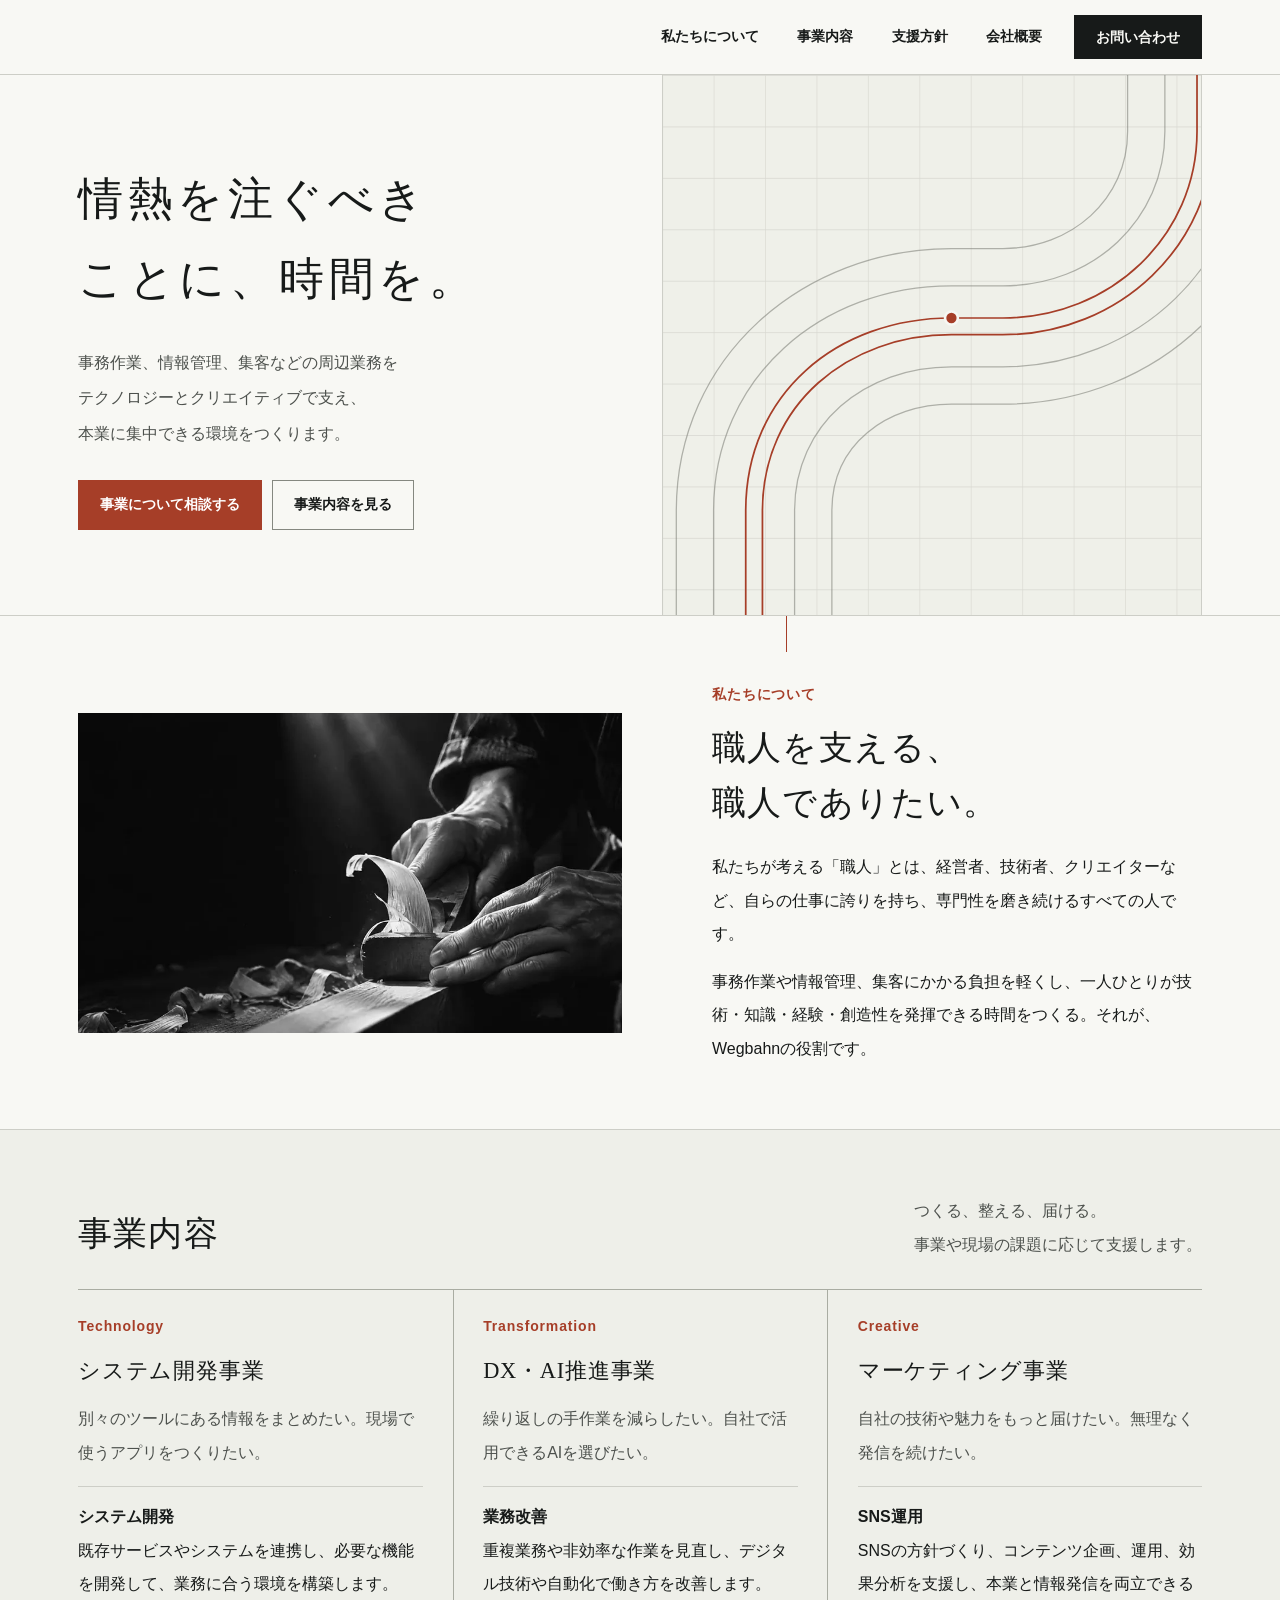
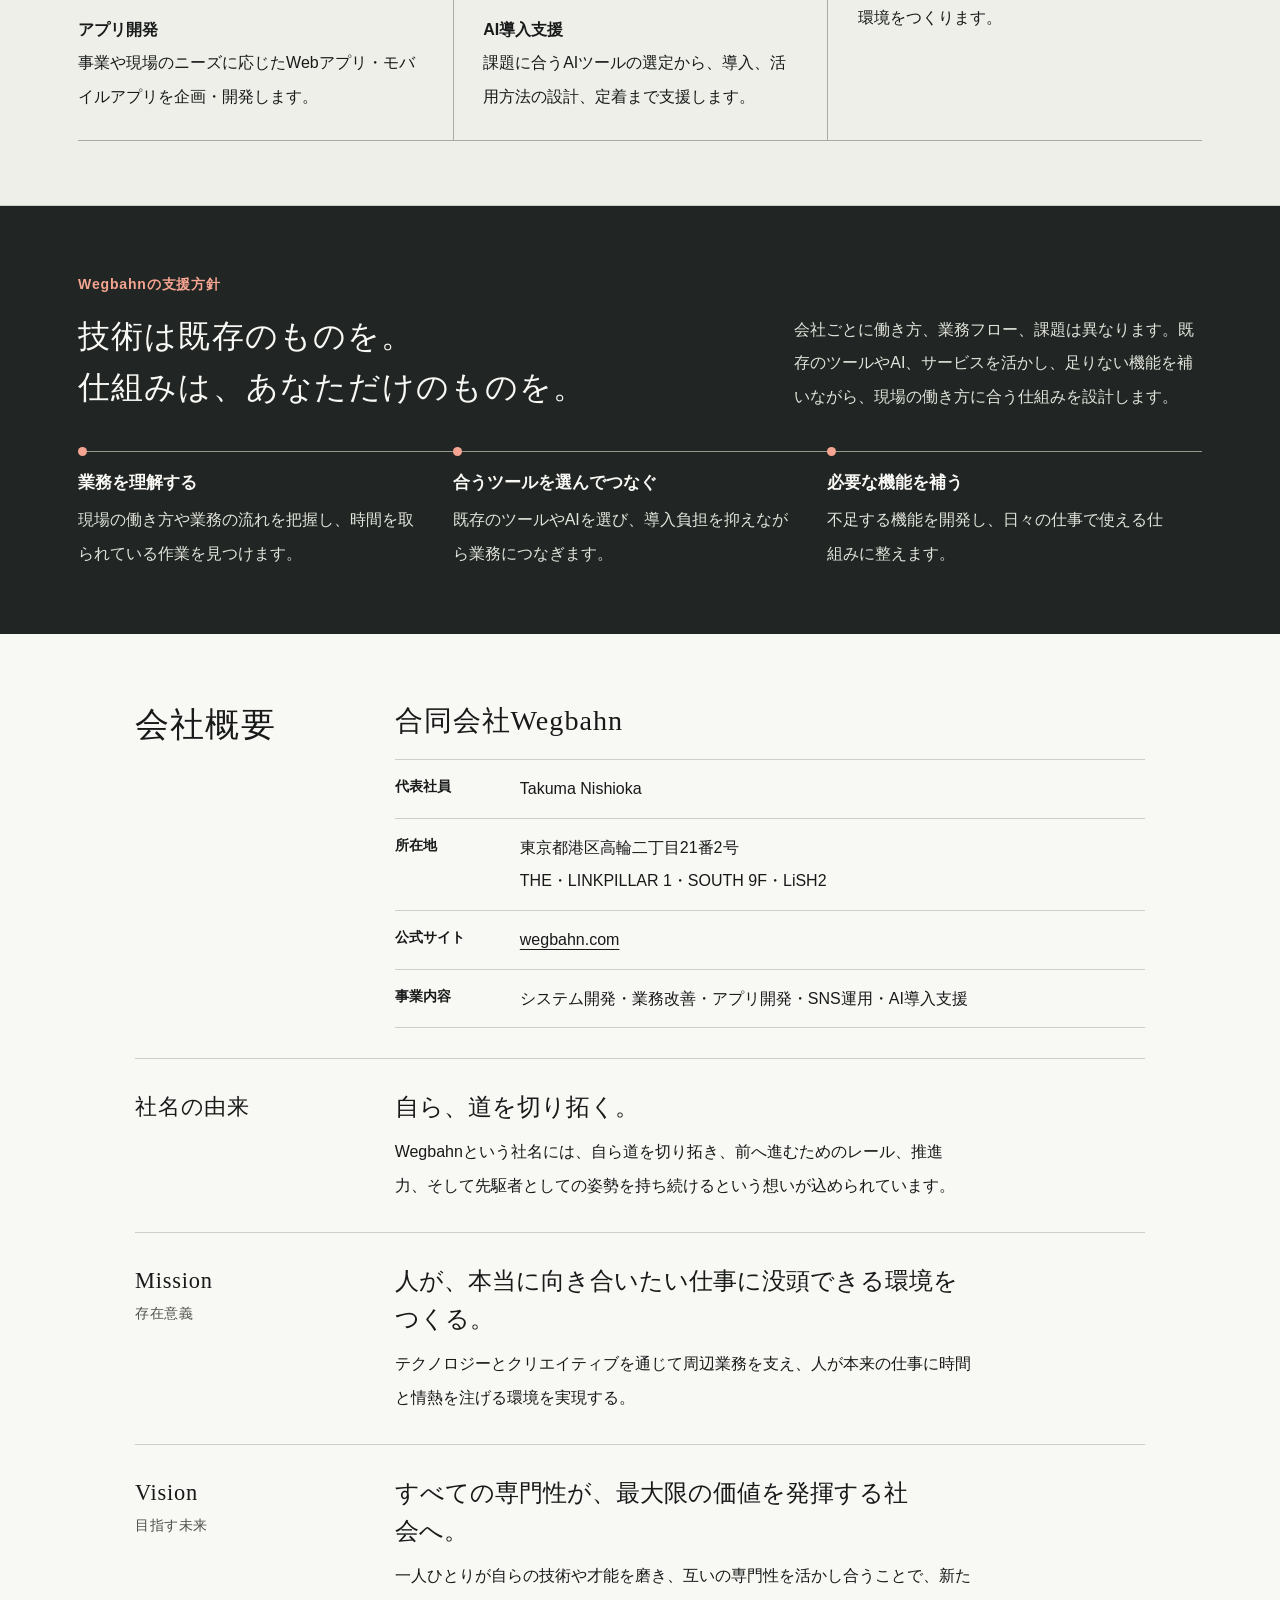
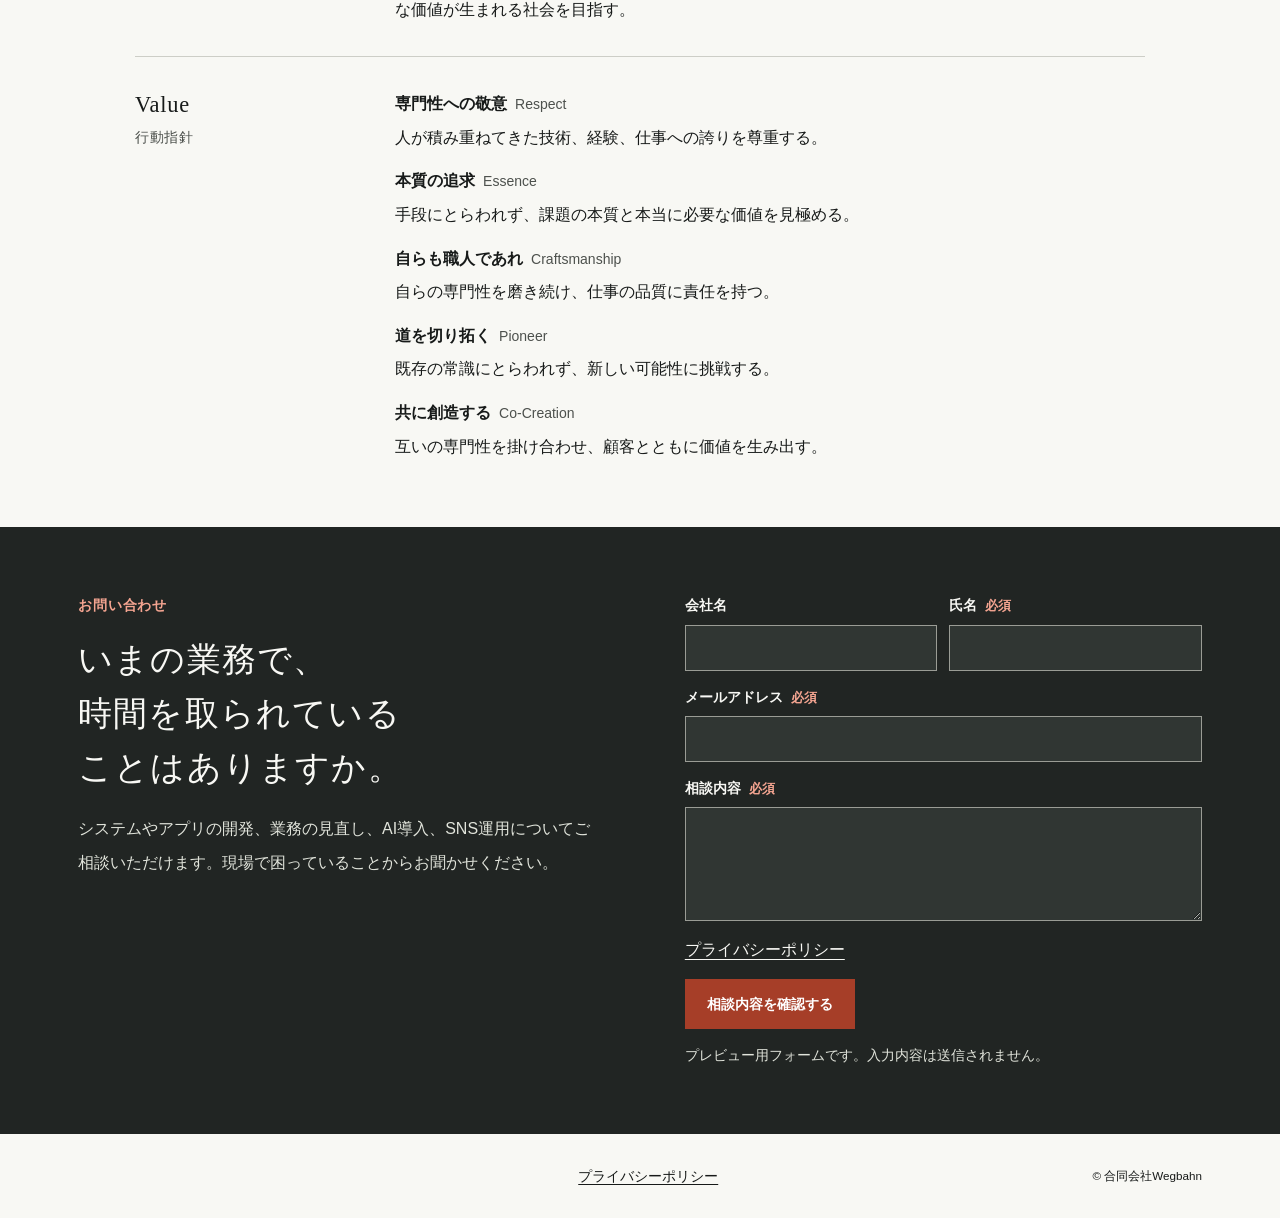
<file: index.html>
<!doctype html>
<html lang="ja">
<head>
<meta charset="utf-8">
<meta name="viewport" content="width=device-width, initial-scale=1">
<meta name="robots" content="noindex,nofollow">
<meta name="description" content="合同会社Wegbahnは、テクノロジーとクリエイティブで周辺業務を支え、本業に集中できる環境をつくります。">
<title>合同会社Wegbahn｜情熱を注ぐべきことに、時間を。</title>
<link rel="stylesheet" href="style.css">
</head>
<body id="top">
<a class="skip" href="#main">本文へ移動</a>
<header class="header">
  <div class="wrap header-inner">
    <a class="logo" href="#top" aria-label="Wegbahn トップ"><img src="" data-brand-asset="logo" alt="Wegbahn" width="320" height="144"></a>
    <nav class="nav" aria-label="メインナビゲーション">
      <a href="#about">私たちについて</a><a href="#business">事業内容</a><a href="#approach">支援方針</a><a href="#company">会社概要</a>
    </nav>
    <a class="button header-cta" href="#contact">お問い合わせ</a>
    <details class="menu"><summary>メニュー</summary><nav aria-label="モバイルナビゲーション"><a href="#about">私たちについて</a><a href="#business">事業内容</a><a href="#approach">支援方針</a><a href="#company">会社概要</a></nav></details>
  </div>
</header>
<main id="main">
  <section class="hero" aria-labelledby="hero-title">
    <div class="wrap hero-inner">
      <div class="hero-copy">
        <h1 id="hero-title">情熱を注ぐべき<br>ことに、時間を。</h1>
        <p>事務作業、情報管理、集客などの周辺業務を<br class="desktop">テクノロジーとクリエイティブで支え、<br class="desktop">本業に集中できる環境をつくります。</p>
        <div class="actions"><a href="#contact" class="button primary">事業について相談する</a><a href="#business" class="button outline">事業内容を見る</a></div>
      </div>
      <figure class="hero-graphic">
        <svg class="rails" viewBox="0 0 580 420" preserveAspectRatio="xMidYMid slice" aria-hidden="true">
          <defs>
            <pattern id="grid" width="40" height="40" patternUnits="userSpaceOnUse"><path d="M40 0H0V40" fill="none" stroke="#d8d8d1" stroke-width="1"/></pattern>
          </defs>
          <path fill="url(#grid)" d="M0 0h580v420H0z"/>
          <g fill="none" stroke="#a63e28" stroke-width="1.35">
            <path d="M145 420v-81c0-91 71-150 160-150h40c84 0 151-64 151-145V0"/>
            <path d="M158 420v-81c0-83 67-137 147-137h40c91 0 164-70 164-158V0"/>
          </g>
          <g fill="none" stroke="#797b73" stroke-width="1" opacity=".55">
            <path d="M120 420v-81c0-104 84-175 185-175h40c70 0 126-51 126-120V0"/>
            <path d="M183 420v-81c0-68 55-112 122-112h40c105 0 189-80 189-183V0"/>
            <path d="M91 420v-81c0-120 99-204 214-204h40c53 0 97-38 97-91V0"/>
            <path d="M212 420v-81c0-52 43-83 93-83h40c121 0 218-92 218-212V0"/>
          </g>
          <circle cx="305" cy="189" r="5" fill="#a63e28" stroke="#f7f7f3" stroke-width="2"/>
        </svg>
        <img class="hero-photo" src="" data-brand-asset="opening" width="1280" height="720" alt="谷を通る線路が遠くの光へ続く、現行サイトのモノクロビジュアル">
      </figure>
    </div>
  </section>

  <section class="about wrap section" id="about">
    <figure class="craft"><img src="" data-brand-asset="craft" width="960" height="540" alt="手で鉋を引き、木材の表面を整える職人" loading="lazy"></figure>
    <div class="about-copy">
      <p class="label">私たちについて</p>
      <h2>職人を支える、<br>職人でありたい。</h2>
      <p>私たちが考える「職人」とは、経営者、技術者、クリエイターなど、自らの仕事に誇りを持ち、専門性を磨き続けるすべての人です。</p>
      <p>事務作業や情報管理、集客にかかる負担を軽くし、一人ひとりが技術・知識・経験・創造性を発揮できる時間をつくる。それが、Wegbahnの役割です。</p>
    </div>
  </section>

  <section id="business" class="business section">
    <div class="wrap">
      <div class="section-head"><h2>事業内容</h2><p>つくる、整える、届ける。<br>事業や現場の課題に応じて支援します。</p></div>
      <div class="services">
        <article>
          <p class="label">Technology</p><h3>システム開発事業</h3>
          <p class="service-question">別々のツールにある情報をまとめたい。現場で使うアプリをつくりたい。</p>
          <dl><dt>システム開発</dt><dd>既存サービスやシステムを連携し、必要な機能を開発して、業務に合う環境を構築します。</dd><dt>アプリ開発</dt><dd>事業や現場のニーズに応じたWebアプリ・モバイルアプリを企画・開発します。</dd></dl>
        </article>
        <article>
          <p class="label">Transformation</p><h3>DX・AI推進事業</h3>
          <p class="service-question">繰り返しの手作業を減らしたい。自社で活用できるAIを選びたい。</p>
          <dl><dt>業務改善</dt><dd>重複業務や非効率な作業を見直し、デジタル技術や自動化で働き方を改善します。</dd><dt>AI導入支援</dt><dd>課題に合うAIツールの選定から、導入、活用方法の設計、定着まで支援します。</dd></dl>
        </article>
        <article>
          <p class="label">Creative</p><h3>マーケティング事業</h3>
          <p class="service-question">自社の技術や魅力をもっと届けたい。無理なく発信を続けたい。</p>
          <dl><dt>SNS運用</dt><dd>SNSの方針づくり、コンテンツ企画、運用、効果分析を支援し、本業と情報発信を両立できる環境をつくります。</dd></dl>
        </article>
      </div>
    </div>
  </section>

  <section id="approach" class="approach section">
    <div class="wrap">
      <div class="approach-head">
        <div><p class="label">Wegbahnの支援方針</p><h2>技術は既存のものを。<br>仕組みは、あなただけのものを。</h2></div>
        <p>会社ごとに働き方、業務フロー、課題は異なります。既存のツールやAI、サービスを活かし、足りない機能を補いながら、現場の働き方に合う仕組みを設計します。</p>
      </div>
      <ol class="process" aria-label="支援の流れ">
        <li><h3>業務を理解する</h3><p>現場の働き方や業務の流れを把握し、時間を取られている作業を見つけます。</p></li>
        <li><h3>合うツールを選んでつなぐ</h3><p>既存のツールやAIを選び、導入負担を抑えながら業務につなぎます。</p></li>
        <li><h3>必要な機能を補う</h3><p>不足する機能を開発し、日々の仕事で使える仕組みに整えます。</p></li>
      </ol>
    </div>
  </section>

  <section id="company" class="section company wrap" aria-labelledby="company-title">
    <div class="company-row">
      <h2 id="company-title">会社概要</h2>
      <div>
        <h3 class="company-name">合同会社Wegbahn</h3>
        <dl class="company-details">
          <div><dt>代表社員</dt><dd>Takuma Nishioka</dd></div>
          <div><dt>所在地</dt><dd>東京都港区高輪二丁目21番2号<br>THE・LINKPILLAR 1・SOUTH 9F・LiSH2</dd></div>
          <div><dt>公式サイト</dt><dd><a href="https://wegbahn.com/">wegbahn.com</a></dd></div>
          <div><dt>事業内容</dt><dd>システム開発・業務改善・アプリ開発・SNS運用・AI導入支援</dd></div>
        </dl>
      </div>
    </div>
    <section class="company-row" aria-labelledby="name-title">
      <h3 id="name-title" class="company-label">社名の由来</h3>
      <div class="belief">
        <p class="company-statement">自ら、道を切り拓く。</p>
        <p>Wegbahnという社名には、自ら道を切り拓き、前へ進むためのレール、推進力、そして先駆者としての姿勢を持ち続けるという想いが込められています。</p>
      </div>
    </section>
    <section class="company-row" aria-labelledby="mission-title">
      <h3 id="mission-title" class="company-label">Mission<span>存在意義</span></h3>
      <div class="belief">
        <p class="company-statement">人が、本当に向き合いたい仕事に没頭できる環境をつくる。</p>
        <p>テクノロジーとクリエイティブを通じて周辺業務を支え、人が本来の仕事に時間と情熱を注げる環境を実現する。</p>
      </div>
    </section>
    <section class="company-row" aria-labelledby="vision-title">
      <h3 id="vision-title" class="company-label">Vision<span>目指す未来</span></h3>
      <div class="belief">
        <p class="company-statement">すべての専門性が、最大限の価値を発揮する社会へ。</p>
        <p>一人ひとりが自らの技術や才能を磨き、互いの専門性を活かし合うことで、新たな価値が生まれる社会を目指す。</p>
      </div>
    </section>
    <section class="company-row" aria-labelledby="value-title">
      <h3 id="value-title" class="company-label">Value<span>行動指針</span></h3>
      <dl class="values">
          <dt>専門性への敬意 <span>Respect</span></dt><dd>人が積み重ねてきた技術、経験、仕事への誇りを尊重する。</dd>
          <dt>本質の追求 <span>Essence</span></dt><dd>手段にとらわれず、課題の本質と本当に必要な価値を見極める。</dd>
          <dt>自らも職人であれ <span>Craftsmanship</span></dt><dd>自らの専門性を磨き続け、仕事の品質に責任を持つ。</dd>
          <dt>道を切り拓く <span>Pioneer</span></dt><dd>既存の常識にとらわれず、新しい可能性に挑戦する。</dd>
          <dt>共に創造する <span>Co-Creation</span></dt><dd>互いの専門性を掛け合わせ、顧客とともに価値を生み出す。</dd>
        </dl>
    </section>
  </section>

  <section id="contact" class="contact section">
    <div class="wrap contact-grid">
      <div><p class="label">お問い合わせ</p><h2>いまの業務で、<br>時間を取られている<br class="desktop">ことはありますか。</h2><p>システムやアプリの開発、業務の見直し、AI導入、SNS運用についてご相談いただけます。現場で困っていることからお聞かせください。</p></div>
      <form id="contact-form">
        <div class="fields">
          <label>会社名<input name="company" autocomplete="organization"></label>
          <label>氏名 <span>必須</span><input name="name" autocomplete="name" required></label>
        </div>
        <label>メールアドレス <span>必須</span><input name="email" type="email" autocomplete="email" required></label>
        <label>相談内容 <span>必須</span><textarea name="message" rows="4" required></textarea></label>
        <a href="privacy.html">プライバシーポリシー</a>
        <button type="submit" class="button primary">相談内容を確認する</button>
        <p class="form-note" id="form-note" role="status">プレビュー用フォームです。入力内容は送信されません。</p>
      </form>
    </div>
  </section>
</main>
<footer><div class="wrap footer-inner"><a class="logo" href="#top" aria-label="Wegbahn トップ"><img src="" data-brand-asset="logo" width="320" height="144" alt="Wegbahn"></a><a href="privacy.html">プライバシーポリシー</a><small>© 合同会社Wegbahn</small></div></footer>
<script>
  if (new URLSearchParams(location.search).get('hero') === 'photo') document.body.dataset.hero = 'photo';
  if (new URLSearchParams(location.search).get('view') === 'hero') document.body.dataset.view = 'hero';
  const menu = document.querySelector('.menu');
  menu.querySelectorAll('a').forEach(link => link.addEventListener('click', () => { menu.open = false; }));
  document.querySelector('#contact-form').addEventListener('submit', event => {
    event.preventDefault();
    document.querySelector('#form-note').textContent = '必須項目の入力を確認しました。プレビューのため送信は行われません。';
  });
</script>
<script src="assets.js"></script>
</body>
</html>
</file>
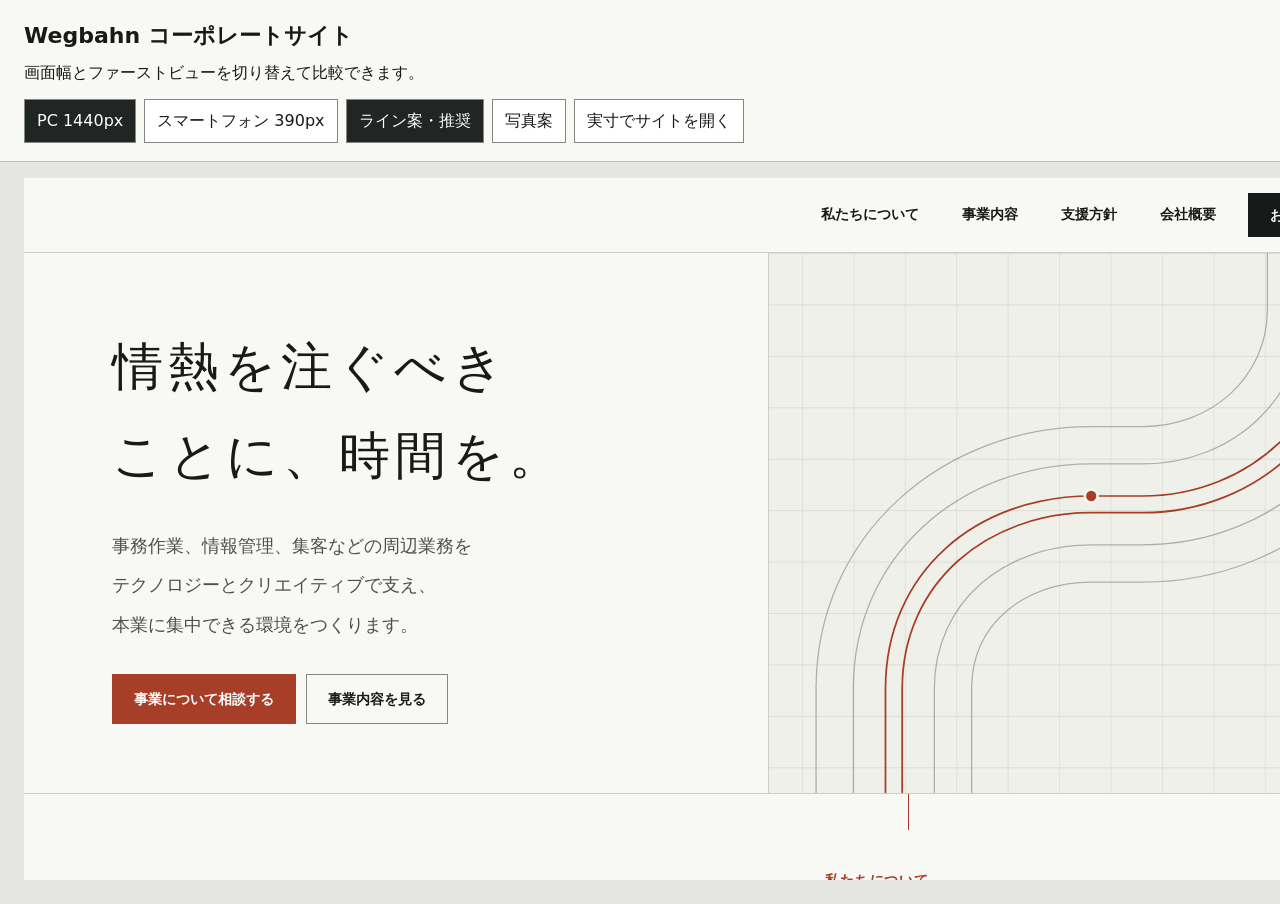
<file: preview.html>
<!doctype html>
<html lang="ja">
<head>
<meta charset="utf-8">
<meta name="viewport" content="width=device-width, initial-scale=1">
<meta name="robots" content="noindex,nofollow">
<title>Wegbahn｜デザインプレビュー</title>
<style>
*{box-sizing:border-box}
body{margin:0;background:#e5e6e1;color:#171a19;font:16px/1.65 system-ui,sans-serif}
header{padding:18px 24px;background:#f8f8f4;border-bottom:1px solid #bfc1b7}
h1{font-size:22px;margin:0 0 6px}
p{margin:0 0 12px}
nav{display:flex;flex-wrap:wrap;gap:8px}
button,a{font:inherit;padding:8px 12px;min-height:44px;background:#fff;color:inherit;border:1px solid #858880;text-decoration:none;cursor:pointer}
button[aria-pressed=true]{background:#212523;color:white}
main{padding:16px 24px 24px;overflow:auto}
iframe{display:block;height:78vh;background:#f8f8f4;border:0;margin:auto}
</style>
</head>
<body>
<header>
<h1>Wegbahn コーポレートサイト</h1>
<p>画面幅とファーストビューを切り替えて比較できます。</p>
<nav aria-label="プレビュー設定">
<button type="button" data-width="1440" aria-pressed="true">PC 1440px</button>
<button type="button" data-width="390" aria-pressed="false">スマートフォン 390px</button>
<button type="button" data-hero="line" aria-pressed="true">ライン案・推奨</button>
<button type="button" data-hero="photo" aria-pressed="false">写真案</button>
<a href="index.html">実寸でサイトを開く</a>
</nav>
</header>
<main><iframe src="index.html" width="1440" title="Wegbahn トップページプレビュー"></iframe></main>
<script>
const frame = document.querySelector('iframe');
for (const key of ['width', 'hero']) {
  const buttons = document.querySelectorAll(`[data-${key}]`);
  buttons.forEach(button => button.addEventListener('click', () => {
    buttons.forEach(item => item.setAttribute('aria-pressed', String(item === button)));
    const value = button.dataset[key];
    if (key === 'width') frame.width = value;
    else frame.src = value === 'photo' ? 'index.html?hero=photo' : 'index.html';
  }));
}
</script>
</body>
</html>
</file>
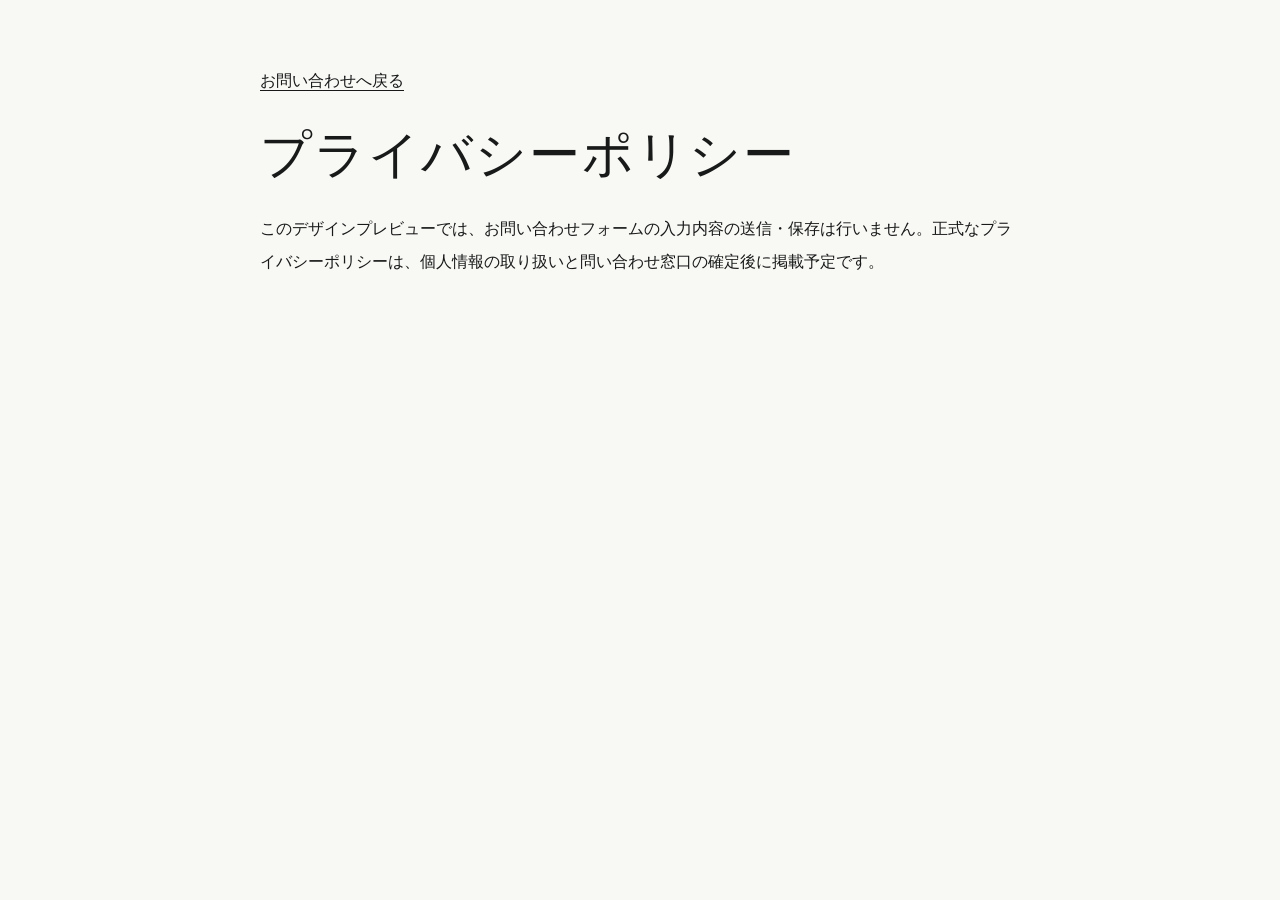
<file: privacy.html>
<!doctype html>
<html lang="ja">
<meta charset="utf-8">
<meta name="viewport" content="width=device-width, initial-scale=1">
<meta name="robots" content="noindex,nofollow">
<title>プライバシーポリシー｜合同会社Wegbahn</title>
<link rel="stylesheet" href="style.css">
<main class="wrap section privacy">
<a href="index.html#contact">お問い合わせへ戻る</a>
<h1>プライバシーポリシー</h1>
<p>このデザインプレビューでは、お問い合わせフォームの入力内容の送信・保存は行いません。正式なプライバシーポリシーは、個人情報の取り扱いと問い合わせ窓口の確定後に掲載予定です。</p>
</main>
</html>
</file>
<file: style.css>
:root {
  --paper:#f8f8f4;
  --ink:#171a19;
  --muted:#4d514d;
  --line:#cdcec7;
  --grid:#eff0e9;
  --accent:#a63e28;
  --serif:"Hiragino Mincho ProN","Yu Mincho","Noto Serif CJK JP",serif;
  --sans:Arial,"Hiragino Kaku Gothic ProN","Yu Gothic","Noto Sans CJK JP",sans-serif;
  --gutter:clamp(22px,6.1vw,96px);
}
*,*::before,*::after {box-sizing:border-box}
html {scroll-padding-top:84px}
body {margin:0;background:var(--paper);color:var(--ink);font:400 16px/2.1 var(--sans)}
h1,h2,h3,p,figure,dl,dd {margin:0}
h1,h2,h3 {font-family:var(--serif);font-weight:500;line-height:1.6;letter-spacing:.035em;text-wrap:pretty}
h2 {font-size:clamp(28px,2.65vw,40px)}
h3 {font-size:clamp(20px,1.75vw,26px)}
a {color:inherit;text-underline-offset:.24em}
img {display:block;width:100%;height:auto}
:focus-visible {outline:2px solid var(--accent);outline-offset:4px}
.wrap {width:min(100% - var(--gutter)*2,1328px);margin-inline:auto}
.skip {position:absolute;z-index:10;left:12px;top:8px;transform:translateY(-150%);background:white;padding:8px}
.skip:focus {transform:none}
.header {position:sticky;z-index:5;top:0;background:var(--paper);border-bottom:1px solid var(--line)}
.header-inner {min-height:74px;display:flex;align-items:center;gap:32px}
.logo {display:block;width:126px;flex:none;mix-blend-mode:multiply}
.nav {display:flex;align-items:center;gap:clamp(18px,3vw,48px);margin-left:auto}
.nav a,.menu a {font-size:14px;font-weight:700;text-decoration:none}
.nav a:hover,.menu a:hover {text-decoration:underline}
.button {display:inline-flex;align-items:center;justify-content:center;min-height:50px;padding:8px 21px;border:1px solid transparent;text-decoration:none;font:700 14px/1.35 var(--sans);text-align:center;cursor:pointer}
.header-cta {min-height:44px;background:var(--ink);color:var(--paper)}
.primary {color:white;background:var(--accent)}
.primary:hover,.header-cta:hover {background:#782b1b}
.outline {border-color:#858880}
.outline:hover {background:var(--grid)}
.menu {display:none}
.hero {border-bottom:1px solid var(--line)}
.hero-inner {min-height:540px;display:grid;grid-template-columns:1.08fr 1fr;align-items:center}
.hero-copy {padding-block:60px;padding-right:24px}
.hero h1 {font-size:clamp(36px,3.55vw,54px);line-height:1.75;letter-spacing:.10em}
.hero-copy p {margin-top:26px;color:var(--muted);font-size:clamp(16px,1.25vw,18px);line-height:2.2}
.actions {display:flex;flex-wrap:wrap;gap:10px;margin-top:29px}
.hero-graphic {height:100%;min-height:440px;align-self:stretch;position:relative;background:var(--grid);overflow:hidden;border-inline:1px solid var(--line)}
.rails,.hero-photo {position:absolute;width:100%;height:100%;object-fit:cover}
.hero-photo {display:none;object-position:52% center}
[data-hero="photo"] .rails {display:none}
[data-hero="photo"] .hero-photo {display:block}
[data-view="hero"] main > :not(.hero),[data-view="hero"] footer {display:none}
.section {padding-block:clamp(48px,5vw,72px)}
.label {font-weight:700;color:var(--accent);font-size:14px;letter-spacing:.06em;margin-bottom:12px}
.about {display:grid;grid-template-columns:1fr .9fr;align-items:center;gap:clamp(30px,7vw,120px);position:relative}
.about::before {content:"";position:absolute;top:0;left:63%;height:36px;border-left:1px solid var(--accent)}
.craft img {aspect-ratio:1.7;object-fit:cover}
.about h2 {margin-bottom:20px}
.about-copy p:not(.label) {max-width:30em}
.about-copy p:not(.label)+p {margin-top:14px}
.business {background:#eeefe9;border-block:1px solid var(--line)}
.section-head {display:flex;justify-content:space-between;align-items:end;gap:20px;margin-bottom:27px}
.section-head p {color:var(--muted)}
.services {display:grid;grid-template-columns:repeat(3,1fr);border-block:1px solid #a9aca2}
.services article {padding:22px clamp(14px,2.3vw,34px) 26px}
.services article:first-child {padding-left:0}
.services article:last-child {padding-right:0}
.services article+article {border-left:1px solid #a9aca2}
.service-question {margin:13px 0 17px;color:var(--muted)}
.services dl {border-top:1px solid var(--line);padding-top:13px}
dt {font-weight:700}
.services dd+dt {margin-top:12px}
.approach {background:#212523;color:var(--paper)}
.approach .label,.contact .label {color:#f5a591}
.approach-head {display:grid;grid-template-columns:1.6fr 1fr;gap:clamp(26px,5vw,80px);align-items:end}
.approach-head h2 {font-size:clamp(27px,2.5vw,38px)}
.approach-head > p,.process p {color:#e1e4db}
.process {display:grid;grid-template-columns:repeat(3,1fr);list-style:none;margin:38px 0 0;padding:0;border-top:1px solid #94988d}
.process li {position:relative;padding:19px 25px 0 0}
.process li::before {content:"";position:absolute;top:-5px;left:0;width:9px;height:9px;background:#f5a591;border-radius:50%}
.process h3 {font:700 17px/1.45 var(--sans);letter-spacing:0;margin-bottom:7px}
.company {max-width:1010px}
.company-row {display:grid;grid-template-columns:minmax(140px,1fr) minmax(0,3.6fr);gap:clamp(20px,4vw,56px);padding-block:30px}
.company-row:first-child {padding-top:0}
.company-row:last-child {padding-bottom:0}
.company-row + .company-row {border-top:1px solid var(--line)}
.company-name {font-size:clamp(24px,2.2vw,32px);margin-bottom:16px}
.company-label {font-size:clamp(20px,1.75vw,26px)}
.company-label span {display:block;color:var(--muted);font:400 14px/1.65 var(--sans);letter-spacing:.04em;margin-top:3px}
.company-details {border-top:1px solid var(--line)}
.company-details > div {display:grid;grid-template-columns:clamp(5.1rem,9vw,8rem) minmax(0,1fr);gap:10px;border-bottom:1px solid var(--line);padding-block:12px}
.company-details dt {font-size:14px}
.company-details dd {overflow-wrap:anywhere}
.company-statement {font:500 clamp(21px,1.85vw,28px)/1.6 var(--serif);margin-bottom:8px;text-wrap:pretty}
.belief {max-width:36em}
.values dt:not(:first-child) {margin-top:10px}
.values span {color:var(--muted);font-weight:400;font-size:14px;margin-left:4px}
.contact {background:#212523;color:var(--paper)}
.contact-grid {display:grid;grid-template-columns:1fr 1fr;gap:clamp(24px,7vw,110px)}
.contact h2 {margin-bottom:17px}
.contact h2+p {max-width:34em;color:#e1e4db}
form {display:grid;gap:12px}
form a {justify-self:start}
.fields {display:grid;grid-template-columns:1fr 1fr;gap:12px}
label {display:block;font-size:14px;font-weight:700}
label span {color:#f5a591;font-size:13px;margin-left:4px}
input,textarea {display:block;width:100%;margin-top:4px;min-height:46px;border:1px solid #9a9c95;border-radius:0;background:#303633;color:white;padding:8px 10px;font:400 16px/1.5 var(--sans)}
textarea {resize:vertical}
form .button {justify-self:start}
.form-note {font-size:14px;color:#e1e4db}
.footer-inner {display:flex;gap:24px;align-items:center;justify-content:space-between;min-height:84px;font-size:14px}
.privacy {max-width:760px;min-height:60vh}
.privacy h1 {font-size:clamp(32px,4vw,56px);margin:16px 0}
@media(max-width:840px) {
  .nav {display:none}
  .header-inner {gap:12px;min-height:66px}
  .header-cta {margin-left:auto;padding-inline:10px;font-size:13px}
  .menu {display:block}
  .menu summary {display:grid;align-items:center;min-height:44px;font-size:13px;font-weight:700;cursor:pointer}
  .menu nav {position:absolute;z-index:1;right:var(--gutter);top:calc(100% + 4px);min-width:178px;background:var(--paper);border:1px solid var(--line);padding:8px 14px}
  .menu a {display:flex;align-items:center;min-height:44px}
  .hero h1 {font-size:clamp(30px,4.4vw,39px)}
}
@media(max-width:650px) {
  html {scroll-padding-top:70px}
  .logo {width:104px}
  .desktop {display:none}
  .hero-inner,.about,.services,.approach-head,.process,.company-row,.contact-grid {grid-template-columns:1fr}
  .hero-inner {min-height:0}
  .hero-copy {padding:32px 0 26px}
  .hero h1 {font-size:clamp(28px,8.2vw,36px);letter-spacing:.075em;line-height:1.65}
  .hero-copy p {margin-top:15px}
  .actions {margin-top:19px;gap:7px}
  .actions .button {padding-inline:12px;min-height:48px}
  .hero-graphic {min-height:183px}
  .rails {object-fit:contain}
  .hero-photo {object-position:center 59%}
  .about {gap:20px}
  .about::before {height:22px}
  .about-copy {grid-row:1}
  .about h2 {margin-bottom:12px}
  .section-head {display:block;margin-bottom:18px}
  .section-head p {margin-top:7px}
  .services article,.services article:first-child,.services article:last-child {padding:19px 0}
  .services article+article {border-left:0;border-top:1px solid #a9aca2}
  .approach-head {gap:13px}
  .process {margin-top:23px;border-top:0;border-left:1px solid #94988d}
  .process li {padding:0 0 16px 18px}
  .process li:last-child {padding-bottom:0}
  .process li::before {top:7px;left:-5px}
  .company-row {gap:12px;padding-block:24px}
  .company-label span {display:inline;margin-left:10px}
  .company-details > div {padding-block:10px}
  .footer-inner {flex-wrap:wrap;gap:4px 12px;padding-block:10px}
  .footer-inner small {width:100%}
}
</file>
